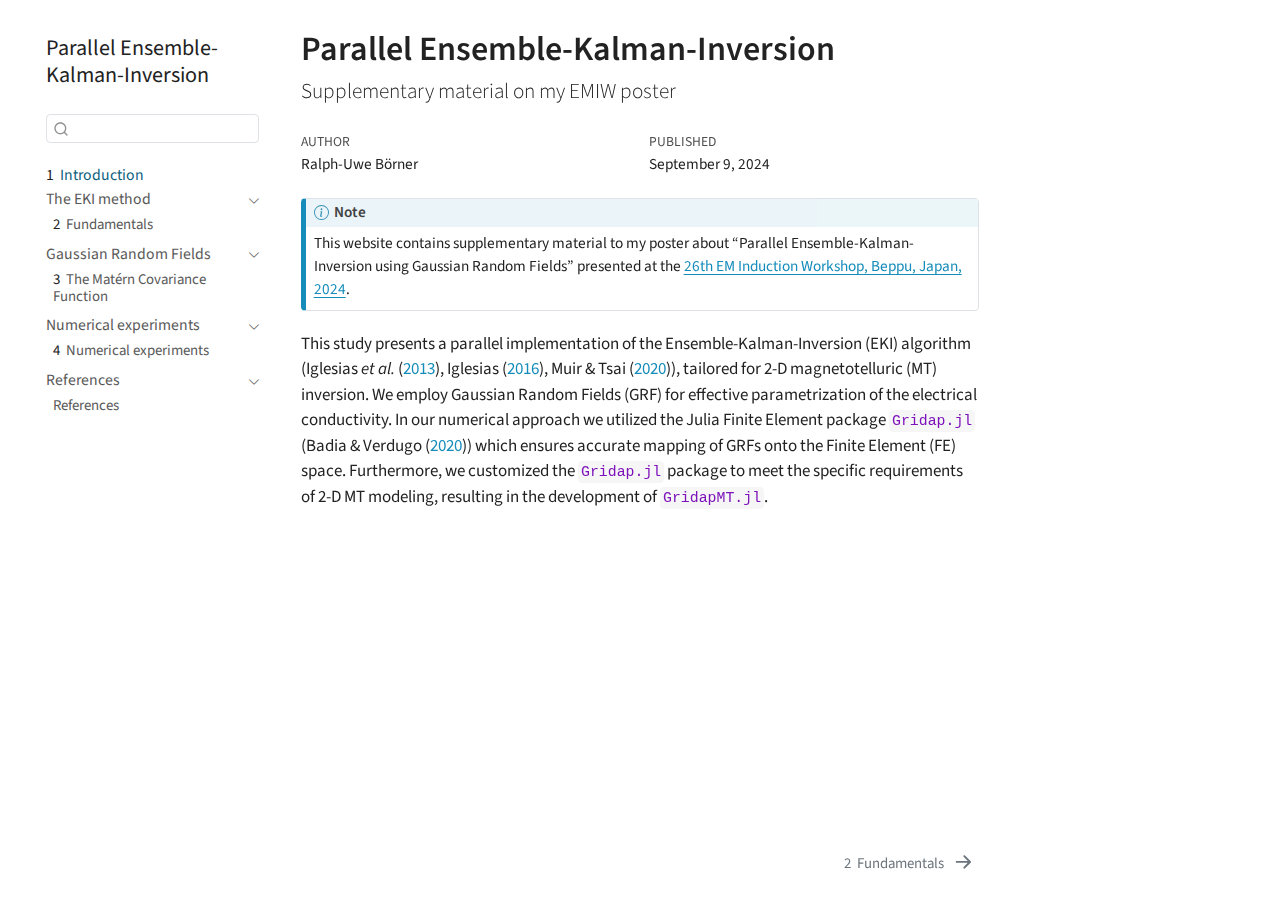
<file: index.html>
<!DOCTYPE html>
<html xmlns="http://www.w3.org/1999/xhtml" lang="en" xml:lang="en"><head>

<meta charset="utf-8">
<meta name="generator" content="quarto-1.5.57">

<meta name="viewport" content="width=device-width, initial-scale=1.0, user-scalable=yes">

<meta name="author" content="Ralph-Uwe Börner">
<meta name="dcterms.date" content="2024-09-09">

<title>Parallel Ensemble-Kalman-Inversion</title>
<style>
code{white-space: pre-wrap;}
span.smallcaps{font-variant: small-caps;}
div.columns{display: flex; gap: min(4vw, 1.5em);}
div.column{flex: auto; overflow-x: auto;}
div.hanging-indent{margin-left: 1.5em; text-indent: -1.5em;}
ul.task-list{list-style: none;}
ul.task-list li input[type="checkbox"] {
  width: 0.8em;
  margin: 0 0.8em 0.2em -1em; /* quarto-specific, see https://github.com/quarto-dev/quarto-cli/issues/4556 */ 
  vertical-align: middle;
}
/* CSS for citations */
div.csl-bib-body { }
div.csl-entry {
  clear: both;
  margin-bottom: 0em;
}
.hanging-indent div.csl-entry {
  margin-left:2em;
  text-indent:-2em;
}
div.csl-left-margin {
  min-width:2em;
  float:left;
}
div.csl-right-inline {
  margin-left:2em;
  padding-left:1em;
}
div.csl-indent {
  margin-left: 2em;
}</style>


<script src="site_libs/quarto-nav/quarto-nav.js"></script>
<script src="site_libs/quarto-nav/headroom.min.js"></script>
<script src="site_libs/clipboard/clipboard.min.js"></script>
<script src="site_libs/quarto-search/autocomplete.umd.js"></script>
<script src="site_libs/quarto-search/fuse.min.js"></script>
<script src="site_libs/quarto-search/quarto-search.js"></script>
<meta name="quarto:offset" content="./">
<link href="./eki.html" rel="next">
<script src="site_libs/quarto-html/quarto.js"></script>
<script src="site_libs/quarto-html/popper.min.js"></script>
<script src="site_libs/quarto-html/tippy.umd.min.js"></script>
<script src="site_libs/quarto-html/anchor.min.js"></script>
<link href="site_libs/quarto-html/tippy.css" rel="stylesheet">
<link href="site_libs/quarto-html/quarto-syntax-highlighting.css" rel="stylesheet" id="quarto-text-highlighting-styles">
<script src="site_libs/bootstrap/bootstrap.min.js"></script>
<link href="site_libs/bootstrap/bootstrap-icons.css" rel="stylesheet">
<link href="site_libs/bootstrap/bootstrap.min.css" rel="stylesheet" id="quarto-bootstrap" data-mode="light">
<script id="quarto-search-options" type="application/json">{
  "location": "sidebar",
  "copy-button": false,
  "collapse-after": 3,
  "panel-placement": "start",
  "type": "textbox",
  "limit": 50,
  "keyboard-shortcut": [
    "f",
    "/",
    "s"
  ],
  "show-item-context": false,
  "language": {
    "search-no-results-text": "No results",
    "search-matching-documents-text": "matching documents",
    "search-copy-link-title": "Copy link to search",
    "search-hide-matches-text": "Hide additional matches",
    "search-more-match-text": "more match in this document",
    "search-more-matches-text": "more matches in this document",
    "search-clear-button-title": "Clear",
    "search-text-placeholder": "",
    "search-detached-cancel-button-title": "Cancel",
    "search-submit-button-title": "Submit",
    "search-label": "Search"
  }
}</script>
<script>
window.MathJax = {
  loader: {
    load: ['[tex]/physics']
  },
  tex: {
    packages: {'[+]': ['physics']}
  }
};
</script>


<link rel="stylesheet" href="styles.css">
</head>

<body class="nav-sidebar floating">

<div id="quarto-search-results"></div>
  <header id="quarto-header" class="headroom fixed-top">
  <nav class="quarto-secondary-nav">
    <div class="container-fluid d-flex">
      <button type="button" class="quarto-btn-toggle btn" data-bs-toggle="collapse" role="button" data-bs-target=".quarto-sidebar-collapse-item" aria-controls="quarto-sidebar" aria-expanded="false" aria-label="Toggle sidebar navigation" onclick="if (window.quartoToggleHeadroom) { window.quartoToggleHeadroom(); }">
        <i class="bi bi-layout-text-sidebar-reverse"></i>
      </button>
        <nav class="quarto-page-breadcrumbs" aria-label="breadcrumb"><ol class="breadcrumb"><li class="breadcrumb-item"><a href="./index.html"><span class="chapter-number">1</span>&nbsp; <span class="chapter-title">Introduction</span></a></li></ol></nav>
        <a class="flex-grow-1" role="navigation" data-bs-toggle="collapse" data-bs-target=".quarto-sidebar-collapse-item" aria-controls="quarto-sidebar" aria-expanded="false" aria-label="Toggle sidebar navigation" onclick="if (window.quartoToggleHeadroom) { window.quartoToggleHeadroom(); }">      
        </a>
      <button type="button" class="btn quarto-search-button" aria-label="Search" onclick="window.quartoOpenSearch();">
        <i class="bi bi-search"></i>
      </button>
    </div>
  </nav>
</header>
<!-- content -->
<div id="quarto-content" class="quarto-container page-columns page-rows-contents page-layout-article">
<!-- sidebar -->
  <nav id="quarto-sidebar" class="sidebar collapse collapse-horizontal quarto-sidebar-collapse-item sidebar-navigation floating overflow-auto">
    <div class="pt-lg-2 mt-2 text-left sidebar-header">
    <div class="sidebar-title mb-0 py-0">
      <a href="./">Parallel Ensemble-Kalman-Inversion</a> 
    </div>
      </div>
        <div class="mt-2 flex-shrink-0 align-items-center">
        <div class="sidebar-search">
        <div id="quarto-search" class="" title="Search"></div>
        </div>
        </div>
    <div class="sidebar-menu-container"> 
    <ul class="list-unstyled mt-1">
        <li class="sidebar-item">
  <div class="sidebar-item-container"> 
  <a href="./index.html" class="sidebar-item-text sidebar-link active">
 <span class="menu-text"><span class="chapter-number">1</span>&nbsp; <span class="chapter-title">Introduction</span></span></a>
  </div>
</li>
        <li class="sidebar-item sidebar-item-section">
      <div class="sidebar-item-container"> 
            <a class="sidebar-item-text sidebar-link text-start" data-bs-toggle="collapse" data-bs-target="#quarto-sidebar-section-1" role="navigation" aria-expanded="true">
 <span class="menu-text">The EKI method</span></a>
          <a class="sidebar-item-toggle text-start" data-bs-toggle="collapse" data-bs-target="#quarto-sidebar-section-1" role="navigation" aria-expanded="true" aria-label="Toggle section">
            <i class="bi bi-chevron-right ms-2"></i>
          </a> 
      </div>
      <ul id="quarto-sidebar-section-1" class="collapse list-unstyled sidebar-section depth1 show">  
          <li class="sidebar-item">
  <div class="sidebar-item-container"> 
  <a href="./eki.html" class="sidebar-item-text sidebar-link">
 <span class="menu-text"><span class="chapter-number">2</span>&nbsp; <span class="chapter-title">Fundamentals</span></span></a>
  </div>
</li>
      </ul>
  </li>
        <li class="sidebar-item sidebar-item-section">
      <div class="sidebar-item-container"> 
            <a class="sidebar-item-text sidebar-link text-start" data-bs-toggle="collapse" data-bs-target="#quarto-sidebar-section-2" role="navigation" aria-expanded="true">
 <span class="menu-text">Gaussian Random Fields</span></a>
          <a class="sidebar-item-toggle text-start" data-bs-toggle="collapse" data-bs-target="#quarto-sidebar-section-2" role="navigation" aria-expanded="true" aria-label="Toggle section">
            <i class="bi bi-chevron-right ms-2"></i>
          </a> 
      </div>
      <ul id="quarto-sidebar-section-2" class="collapse list-unstyled sidebar-section depth1 show">  
          <li class="sidebar-item">
  <div class="sidebar-item-container"> 
  <a href="./grf.html" class="sidebar-item-text sidebar-link">
 <span class="menu-text"><span class="chapter-number">3</span>&nbsp; <span class="chapter-title">The Matérn Covariance Function</span></span></a>
  </div>
</li>
      </ul>
  </li>
        <li class="sidebar-item sidebar-item-section">
      <div class="sidebar-item-container"> 
            <a class="sidebar-item-text sidebar-link text-start" data-bs-toggle="collapse" data-bs-target="#quarto-sidebar-section-3" role="navigation" aria-expanded="true">
 <span class="menu-text">Numerical experiments</span></a>
          <a class="sidebar-item-toggle text-start" data-bs-toggle="collapse" data-bs-target="#quarto-sidebar-section-3" role="navigation" aria-expanded="true" aria-label="Toggle section">
            <i class="bi bi-chevron-right ms-2"></i>
          </a> 
      </div>
      <ul id="quarto-sidebar-section-3" class="collapse list-unstyled sidebar-section depth1 show">  
          <li class="sidebar-item">
  <div class="sidebar-item-container"> 
  <a href="./experiments.html" class="sidebar-item-text sidebar-link">
 <span class="menu-text"><span class="chapter-number">4</span>&nbsp; <span class="chapter-title">Numerical experiments</span></span></a>
  </div>
</li>
      </ul>
  </li>
        <li class="sidebar-item sidebar-item-section">
      <div class="sidebar-item-container"> 
            <a class="sidebar-item-text sidebar-link text-start" data-bs-toggle="collapse" data-bs-target="#quarto-sidebar-section-4" role="navigation" aria-expanded="true">
 <span class="menu-text">References</span></a>
          <a class="sidebar-item-toggle text-start" data-bs-toggle="collapse" data-bs-target="#quarto-sidebar-section-4" role="navigation" aria-expanded="true" aria-label="Toggle section">
            <i class="bi bi-chevron-right ms-2"></i>
          </a> 
      </div>
      <ul id="quarto-sidebar-section-4" class="collapse list-unstyled sidebar-section depth1 show">  
          <li class="sidebar-item">
  <div class="sidebar-item-container"> 
  <a href="./references.html" class="sidebar-item-text sidebar-link">
 <span class="menu-text">References</span></a>
  </div>
</li>
      </ul>
  </li>
    </ul>
    </div>
</nav>
<div id="quarto-sidebar-glass" class="quarto-sidebar-collapse-item" data-bs-toggle="collapse" data-bs-target=".quarto-sidebar-collapse-item"></div>
<!-- margin-sidebar -->
    <div id="quarto-margin-sidebar" class="sidebar margin-sidebar zindex-bottom">
        
    </div>
<!-- main -->
<main class="content" id="quarto-document-content">

<header id="title-block-header" class="quarto-title-block default">
<div class="quarto-title">
<h1 class="title">Parallel Ensemble-Kalman-Inversion</h1>
<p class="subtitle lead">Supplementary material on my EMIW poster</p>
</div>



<div class="quarto-title-meta">

    <div>
    <div class="quarto-title-meta-heading">Author</div>
    <div class="quarto-title-meta-contents">
             <p>Ralph-Uwe Börner </p>
          </div>
  </div>
    
    <div>
    <div class="quarto-title-meta-heading">Published</div>
    <div class="quarto-title-meta-contents">
      <p class="date">September 9, 2024</p>
    </div>
  </div>
  
    
  </div>
  


</header>


<div class="callout callout-style-default callout-note callout-titled">
<div class="callout-header d-flex align-content-center">
<div class="callout-icon-container">
<i class="callout-icon"></i>
</div>
<div class="callout-title-container flex-fill">
Note
</div>
</div>
<div class="callout-body-container callout-body">
<p>This website contains supplementary material to my poster about “Parallel Ensemble-Kalman-Inversion using Gaussian Random Fields” presented at the <a href="https://www.emiw.org/emiw2024/">26th EM Induction Workshop, Beppu, Japan, 2024</a>.</p>
</div>
</div>
<p>This study presents a parallel implementation of the Ensemble-Kalman-Inversion (EKI) algorithm (<span class="citation" data-cites="iglesias2013">Iglesias <em>et al.</em> (<a href="references.html#ref-iglesias2013" role="doc-biblioref">2013</a>)</span>, <span class="citation" data-cites="iglesias2016">Iglesias (<a href="references.html#ref-iglesias2016" role="doc-biblioref">2016</a>)</span>, <span class="citation" data-cites="muir2020">Muir &amp; Tsai (<a href="references.html#ref-muir2020" role="doc-biblioref">2020</a>)</span>), tailored for 2-D magnetotelluric (MT) inversion. We employ Gaussian Random Fields (GRF) for effective parametrization of the electrical conductivity. In our numerical approach we utilized the Julia Finite Element package <code>Gridap.jl</code> (<span class="citation" data-cites="badia2020">Badia &amp; Verdugo (<a href="references.html#ref-badia2020" role="doc-biblioref">2020</a>)</span>) which ensures accurate mapping of GRFs onto the Finite Element (FE) space. Furthermore, we customized the <code>Gridap.jl</code> package to meet the specific requirements of 2-D MT modeling, resulting in the development of <code>GridapMT.jl</code>.</p>


<div id="refs" class="references csl-bib-body hanging-indent" data-entry-spacing="0" data-line-spacing="2" role="list" style="display: none">
<div id="ref-badia2020" class="csl-entry" role="listitem">
Badia, S. &amp; Verdugo, F., 2020. Gridap: <span>An</span> extensible <span>Finite Element</span> toolbox in <span>Julia</span>. <em>JOSS</em>, <strong>5</strong>, 2520. doi:<a href="https://doi.org/10.21105/joss.02520">10.21105/joss.02520</a>
</div>
<div id="ref-iglesias2016" class="csl-entry" role="listitem">
Iglesias, M.A., 2016. A regularizing iterative ensemble <span>Kalman</span> method for <span class="nocase">PDE-constrained</span> inverse problems. <em>Inverse Problems</em>, <strong>32</strong>, 025002. doi:<a href="https://doi.org/10.1088/0266-5611/32/2/025002">10.1088/0266-5611/32/2/025002</a>
</div>
<div id="ref-iglesias2013" class="csl-entry" role="listitem">
Iglesias, M.A., Law, K.J.H. &amp; Stuart, A.M., 2013. Ensemble kalman methods for inverse problems. <em>Inverse Problems</em>, <strong>29</strong>, 045001. doi:<a href="https://doi.org/10.1088/0266-5611/29/4/045001">10.1088/0266-5611/29/4/045001</a>
</div>
<div id="ref-muir2020" class="csl-entry" role="listitem">
Muir, J.B. &amp; Tsai, V.C., 2020. Geometric and level set tomography using ensemble <span>Kalman</span> inversion. <em>Geophysical Journal International</em>, <strong>220</strong>, 967–980. doi:<a href="https://doi.org/10.1093/gji/ggz472">10.1093/gji/ggz472</a>
</div>
</div>

</main> <!-- /main -->
<script id="quarto-html-after-body" type="application/javascript">
window.document.addEventListener("DOMContentLoaded", function (event) {
  const toggleBodyColorMode = (bsSheetEl) => {
    const mode = bsSheetEl.getAttribute("data-mode");
    const bodyEl = window.document.querySelector("body");
    if (mode === "dark") {
      bodyEl.classList.add("quarto-dark");
      bodyEl.classList.remove("quarto-light");
    } else {
      bodyEl.classList.add("quarto-light");
      bodyEl.classList.remove("quarto-dark");
    }
  }
  const toggleBodyColorPrimary = () => {
    const bsSheetEl = window.document.querySelector("link#quarto-bootstrap");
    if (bsSheetEl) {
      toggleBodyColorMode(bsSheetEl);
    }
  }
  toggleBodyColorPrimary();  
  const icon = "";
  const anchorJS = new window.AnchorJS();
  anchorJS.options = {
    placement: 'right',
    icon: icon
  };
  anchorJS.add('.anchored');
  const isCodeAnnotation = (el) => {
    for (const clz of el.classList) {
      if (clz.startsWith('code-annotation-')) {                     
        return true;
      }
    }
    return false;
  }
  const onCopySuccess = function(e) {
    // button target
    const button = e.trigger;
    // don't keep focus
    button.blur();
    // flash "checked"
    button.classList.add('code-copy-button-checked');
    var currentTitle = button.getAttribute("title");
    button.setAttribute("title", "Copied!");
    let tooltip;
    if (window.bootstrap) {
      button.setAttribute("data-bs-toggle", "tooltip");
      button.setAttribute("data-bs-placement", "left");
      button.setAttribute("data-bs-title", "Copied!");
      tooltip = new bootstrap.Tooltip(button, 
        { trigger: "manual", 
          customClass: "code-copy-button-tooltip",
          offset: [0, -8]});
      tooltip.show();    
    }
    setTimeout(function() {
      if (tooltip) {
        tooltip.hide();
        button.removeAttribute("data-bs-title");
        button.removeAttribute("data-bs-toggle");
        button.removeAttribute("data-bs-placement");
      }
      button.setAttribute("title", currentTitle);
      button.classList.remove('code-copy-button-checked');
    }, 1000);
    // clear code selection
    e.clearSelection();
  }
  const getTextToCopy = function(trigger) {
      const codeEl = trigger.previousElementSibling.cloneNode(true);
      for (const childEl of codeEl.children) {
        if (isCodeAnnotation(childEl)) {
          childEl.remove();
        }
      }
      return codeEl.innerText;
  }
  const clipboard = new window.ClipboardJS('.code-copy-button:not([data-in-quarto-modal])', {
    text: getTextToCopy
  });
  clipboard.on('success', onCopySuccess);
  if (window.document.getElementById('quarto-embedded-source-code-modal')) {
    // For code content inside modals, clipBoardJS needs to be initialized with a container option
    // TODO: Check when it could be a function (https://github.com/zenorocha/clipboard.js/issues/860)
    const clipboardModal = new window.ClipboardJS('.code-copy-button[data-in-quarto-modal]', {
      text: getTextToCopy,
      container: window.document.getElementById('quarto-embedded-source-code-modal')
    });
    clipboardModal.on('success', onCopySuccess);
  }
    var localhostRegex = new RegExp(/^(?:http|https):\/\/localhost\:?[0-9]*\//);
    var mailtoRegex = new RegExp(/^mailto:/);
      var filterRegex = new RegExp('/' + window.location.host + '/');
    var isInternal = (href) => {
        return filterRegex.test(href) || localhostRegex.test(href) || mailtoRegex.test(href);
    }
    // Inspect non-navigation links and adorn them if external
 	var links = window.document.querySelectorAll('a[href]:not(.nav-link):not(.navbar-brand):not(.toc-action):not(.sidebar-link):not(.sidebar-item-toggle):not(.pagination-link):not(.no-external):not([aria-hidden]):not(.dropdown-item):not(.quarto-navigation-tool):not(.about-link)');
    for (var i=0; i<links.length; i++) {
      const link = links[i];
      if (!isInternal(link.href)) {
        // undo the damage that might have been done by quarto-nav.js in the case of
        // links that we want to consider external
        if (link.dataset.originalHref !== undefined) {
          link.href = link.dataset.originalHref;
        }
      }
    }
  function tippyHover(el, contentFn, onTriggerFn, onUntriggerFn) {
    const config = {
      allowHTML: true,
      maxWidth: 500,
      delay: 100,
      arrow: false,
      appendTo: function(el) {
          return el.parentElement;
      },
      interactive: true,
      interactiveBorder: 10,
      theme: 'quarto',
      placement: 'bottom-start',
    };
    if (contentFn) {
      config.content = contentFn;
    }
    if (onTriggerFn) {
      config.onTrigger = onTriggerFn;
    }
    if (onUntriggerFn) {
      config.onUntrigger = onUntriggerFn;
    }
    window.tippy(el, config); 
  }
  const noterefs = window.document.querySelectorAll('a[role="doc-noteref"]');
  for (var i=0; i<noterefs.length; i++) {
    const ref = noterefs[i];
    tippyHover(ref, function() {
      // use id or data attribute instead here
      let href = ref.getAttribute('data-footnote-href') || ref.getAttribute('href');
      try { href = new URL(href).hash; } catch {}
      const id = href.replace(/^#\/?/, "");
      const note = window.document.getElementById(id);
      if (note) {
        return note.innerHTML;
      } else {
        return "";
      }
    });
  }
  const xrefs = window.document.querySelectorAll('a.quarto-xref');
  const processXRef = (id, note) => {
    // Strip column container classes
    const stripColumnClz = (el) => {
      el.classList.remove("page-full", "page-columns");
      if (el.children) {
        for (const child of el.children) {
          stripColumnClz(child);
        }
      }
    }
    stripColumnClz(note)
    if (id === null || id.startsWith('sec-')) {
      // Special case sections, only their first couple elements
      const container = document.createElement("div");
      if (note.children && note.children.length > 2) {
        container.appendChild(note.children[0].cloneNode(true));
        for (let i = 1; i < note.children.length; i++) {
          const child = note.children[i];
          if (child.tagName === "P" && child.innerText === "") {
            continue;
          } else {
            container.appendChild(child.cloneNode(true));
            break;
          }
        }
        if (window.Quarto?.typesetMath) {
          window.Quarto.typesetMath(container);
        }
        return container.innerHTML
      } else {
        if (window.Quarto?.typesetMath) {
          window.Quarto.typesetMath(note);
        }
        return note.innerHTML;
      }
    } else {
      // Remove any anchor links if they are present
      const anchorLink = note.querySelector('a.anchorjs-link');
      if (anchorLink) {
        anchorLink.remove();
      }
      if (window.Quarto?.typesetMath) {
        window.Quarto.typesetMath(note);
      }
      // TODO in 1.5, we should make sure this works without a callout special case
      if (note.classList.contains("callout")) {
        return note.outerHTML;
      } else {
        return note.innerHTML;
      }
    }
  }
  for (var i=0; i<xrefs.length; i++) {
    const xref = xrefs[i];
    tippyHover(xref, undefined, function(instance) {
      instance.disable();
      let url = xref.getAttribute('href');
      let hash = undefined; 
      if (url.startsWith('#')) {
        hash = url;
      } else {
        try { hash = new URL(url).hash; } catch {}
      }
      if (hash) {
        const id = hash.replace(/^#\/?/, "");
        const note = window.document.getElementById(id);
        if (note !== null) {
          try {
            const html = processXRef(id, note.cloneNode(true));
            instance.setContent(html);
          } finally {
            instance.enable();
            instance.show();
          }
        } else {
          // See if we can fetch this
          fetch(url.split('#')[0])
          .then(res => res.text())
          .then(html => {
            const parser = new DOMParser();
            const htmlDoc = parser.parseFromString(html, "text/html");
            const note = htmlDoc.getElementById(id);
            if (note !== null) {
              const html = processXRef(id, note);
              instance.setContent(html);
            } 
          }).finally(() => {
            instance.enable();
            instance.show();
          });
        }
      } else {
        // See if we can fetch a full url (with no hash to target)
        // This is a special case and we should probably do some content thinning / targeting
        fetch(url)
        .then(res => res.text())
        .then(html => {
          const parser = new DOMParser();
          const htmlDoc = parser.parseFromString(html, "text/html");
          const note = htmlDoc.querySelector('main.content');
          if (note !== null) {
            // This should only happen for chapter cross references
            // (since there is no id in the URL)
            // remove the first header
            if (note.children.length > 0 && note.children[0].tagName === "HEADER") {
              note.children[0].remove();
            }
            const html = processXRef(null, note);
            instance.setContent(html);
          } 
        }).finally(() => {
          instance.enable();
          instance.show();
        });
      }
    }, function(instance) {
    });
  }
      let selectedAnnoteEl;
      const selectorForAnnotation = ( cell, annotation) => {
        let cellAttr = 'data-code-cell="' + cell + '"';
        let lineAttr = 'data-code-annotation="' +  annotation + '"';
        const selector = 'span[' + cellAttr + '][' + lineAttr + ']';
        return selector;
      }
      const selectCodeLines = (annoteEl) => {
        const doc = window.document;
        const targetCell = annoteEl.getAttribute("data-target-cell");
        const targetAnnotation = annoteEl.getAttribute("data-target-annotation");
        const annoteSpan = window.document.querySelector(selectorForAnnotation(targetCell, targetAnnotation));
        const lines = annoteSpan.getAttribute("data-code-lines").split(",");
        const lineIds = lines.map((line) => {
          return targetCell + "-" + line;
        })
        let top = null;
        let height = null;
        let parent = null;
        if (lineIds.length > 0) {
            //compute the position of the single el (top and bottom and make a div)
            const el = window.document.getElementById(lineIds[0]);
            top = el.offsetTop;
            height = el.offsetHeight;
            parent = el.parentElement.parentElement;
          if (lineIds.length > 1) {
            const lastEl = window.document.getElementById(lineIds[lineIds.length - 1]);
            const bottom = lastEl.offsetTop + lastEl.offsetHeight;
            height = bottom - top;
          }
          if (top !== null && height !== null && parent !== null) {
            // cook up a div (if necessary) and position it 
            let div = window.document.getElementById("code-annotation-line-highlight");
            if (div === null) {
              div = window.document.createElement("div");
              div.setAttribute("id", "code-annotation-line-highlight");
              div.style.position = 'absolute';
              parent.appendChild(div);
            }
            div.style.top = top - 2 + "px";
            div.style.height = height + 4 + "px";
            div.style.left = 0;
            let gutterDiv = window.document.getElementById("code-annotation-line-highlight-gutter");
            if (gutterDiv === null) {
              gutterDiv = window.document.createElement("div");
              gutterDiv.setAttribute("id", "code-annotation-line-highlight-gutter");
              gutterDiv.style.position = 'absolute';
              const codeCell = window.document.getElementById(targetCell);
              const gutter = codeCell.querySelector('.code-annotation-gutter');
              gutter.appendChild(gutterDiv);
            }
            gutterDiv.style.top = top - 2 + "px";
            gutterDiv.style.height = height + 4 + "px";
          }
          selectedAnnoteEl = annoteEl;
        }
      };
      const unselectCodeLines = () => {
        const elementsIds = ["code-annotation-line-highlight", "code-annotation-line-highlight-gutter"];
        elementsIds.forEach((elId) => {
          const div = window.document.getElementById(elId);
          if (div) {
            div.remove();
          }
        });
        selectedAnnoteEl = undefined;
      };
        // Handle positioning of the toggle
    window.addEventListener(
      "resize",
      throttle(() => {
        elRect = undefined;
        if (selectedAnnoteEl) {
          selectCodeLines(selectedAnnoteEl);
        }
      }, 10)
    );
    function throttle(fn, ms) {
    let throttle = false;
    let timer;
      return (...args) => {
        if(!throttle) { // first call gets through
            fn.apply(this, args);
            throttle = true;
        } else { // all the others get throttled
            if(timer) clearTimeout(timer); // cancel #2
            timer = setTimeout(() => {
              fn.apply(this, args);
              timer = throttle = false;
            }, ms);
        }
      };
    }
      // Attach click handler to the DT
      const annoteDls = window.document.querySelectorAll('dt[data-target-cell]');
      for (const annoteDlNode of annoteDls) {
        annoteDlNode.addEventListener('click', (event) => {
          const clickedEl = event.target;
          if (clickedEl !== selectedAnnoteEl) {
            unselectCodeLines();
            const activeEl = window.document.querySelector('dt[data-target-cell].code-annotation-active');
            if (activeEl) {
              activeEl.classList.remove('code-annotation-active');
            }
            selectCodeLines(clickedEl);
            clickedEl.classList.add('code-annotation-active');
          } else {
            // Unselect the line
            unselectCodeLines();
            clickedEl.classList.remove('code-annotation-active');
          }
        });
      }
  const findCites = (el) => {
    const parentEl = el.parentElement;
    if (parentEl) {
      const cites = parentEl.dataset.cites;
      if (cites) {
        return {
          el,
          cites: cites.split(' ')
        };
      } else {
        return findCites(el.parentElement)
      }
    } else {
      return undefined;
    }
  };
  var bibliorefs = window.document.querySelectorAll('a[role="doc-biblioref"]');
  for (var i=0; i<bibliorefs.length; i++) {
    const ref = bibliorefs[i];
    const citeInfo = findCites(ref);
    if (citeInfo) {
      tippyHover(citeInfo.el, function() {
        var popup = window.document.createElement('div');
        citeInfo.cites.forEach(function(cite) {
          var citeDiv = window.document.createElement('div');
          citeDiv.classList.add('hanging-indent');
          citeDiv.classList.add('csl-entry');
          var biblioDiv = window.document.getElementById('ref-' + cite);
          if (biblioDiv) {
            citeDiv.innerHTML = biblioDiv.innerHTML;
          }
          popup.appendChild(citeDiv);
        });
        return popup.innerHTML;
      });
    }
  }
});
</script>
<nav class="page-navigation">
  <div class="nav-page nav-page-previous">
  </div>
  <div class="nav-page nav-page-next">
      <a href="./eki.html" class="pagination-link" aria-label="Fundamentals">
        <span class="nav-page-text"><span class="chapter-number">2</span>&nbsp; <span class="chapter-title">Fundamentals</span></span> <i class="bi bi-arrow-right-short"></i>
      </a>
  </div>
</nav>
</div> <!-- /content -->




</body></html>
</file>
<file: site_libs/quarto-html/tippy.css>
.tippy-box[data-animation=fade][data-state=hidden]{opacity:0}[data-tippy-root]{max-width:calc(100vw - 10px)}.tippy-box{position:relative;background-color:#333;color:#fff;border-radius:4px;font-size:14px;line-height:1.4;white-space:normal;outline:0;transition-property:transform,visibility,opacity}.tippy-box[data-placement^=top]>.tippy-arrow{bottom:0}.tippy-box[data-placement^=top]>.tippy-arrow:before{bottom:-7px;left:0;border-width:8px 8px 0;border-top-color:initial;transform-origin:center top}.tippy-box[data-placement^=bottom]>.tippy-arrow{top:0}.tippy-box[data-placement^=bottom]>.tippy-arrow:before{top:-7px;left:0;border-width:0 8px 8px;border-bottom-color:initial;transform-origin:center bottom}.tippy-box[data-placement^=left]>.tippy-arrow{right:0}.tippy-box[data-placement^=left]>.tippy-arrow:before{border-width:8px 0 8px 8px;border-left-color:initial;right:-7px;transform-origin:center left}.tippy-box[data-placement^=right]>.tippy-arrow{left:0}.tippy-box[data-placement^=right]>.tippy-arrow:before{left:-7px;border-width:8px 8px 8px 0;border-right-color:initial;transform-origin:center right}.tippy-box[data-inertia][data-state=visible]{transition-timing-function:cubic-bezier(.54,1.5,.38,1.11)}.tippy-arrow{width:16px;height:16px;color:#333}.tippy-arrow:before{content:"";position:absolute;border-color:transparent;border-style:solid}.tippy-content{position:relative;padding:5px 9px;z-index:1}
</file>
<file: site_libs/quarto-html/quarto-syntax-highlighting.css>
/* quarto syntax highlight colors */
:root {
  --quarto-hl-ot-color: #003B4F;
  --quarto-hl-at-color: #657422;
  --quarto-hl-ss-color: #20794D;
  --quarto-hl-an-color: #5E5E5E;
  --quarto-hl-fu-color: #4758AB;
  --quarto-hl-st-color: #20794D;
  --quarto-hl-cf-color: #003B4F;
  --quarto-hl-op-color: #5E5E5E;
  --quarto-hl-er-color: #AD0000;
  --quarto-hl-bn-color: #AD0000;
  --quarto-hl-al-color: #AD0000;
  --quarto-hl-va-color: #111111;
  --quarto-hl-bu-color: inherit;
  --quarto-hl-ex-color: inherit;
  --quarto-hl-pp-color: #AD0000;
  --quarto-hl-in-color: #5E5E5E;
  --quarto-hl-vs-color: #20794D;
  --quarto-hl-wa-color: #5E5E5E;
  --quarto-hl-do-color: #5E5E5E;
  --quarto-hl-im-color: #00769E;
  --quarto-hl-ch-color: #20794D;
  --quarto-hl-dt-color: #AD0000;
  --quarto-hl-fl-color: #AD0000;
  --quarto-hl-co-color: #5E5E5E;
  --quarto-hl-cv-color: #5E5E5E;
  --quarto-hl-cn-color: #8f5902;
  --quarto-hl-sc-color: #5E5E5E;
  --quarto-hl-dv-color: #AD0000;
  --quarto-hl-kw-color: #003B4F;
}

/* other quarto variables */
:root {
  --quarto-font-monospace: SFMono-Regular, Menlo, Monaco, Consolas, "Liberation Mono", "Courier New", monospace;
}

pre > code.sourceCode > span {
  color: #003B4F;
}

code span {
  color: #003B4F;
}

code.sourceCode > span {
  color: #003B4F;
}

div.sourceCode,
div.sourceCode pre.sourceCode {
  color: #003B4F;
}

code span.ot {
  color: #003B4F;
  font-style: inherit;
}

code span.at {
  color: #657422;
  font-style: inherit;
}

code span.ss {
  color: #20794D;
  font-style: inherit;
}

code span.an {
  color: #5E5E5E;
  font-style: inherit;
}

code span.fu {
  color: #4758AB;
  font-style: inherit;
}

code span.st {
  color: #20794D;
  font-style: inherit;
}

code span.cf {
  color: #003B4F;
  font-weight: bold;
  font-style: inherit;
}

code span.op {
  color: #5E5E5E;
  font-style: inherit;
}

code span.er {
  color: #AD0000;
  font-style: inherit;
}

code span.bn {
  color: #AD0000;
  font-style: inherit;
}

code span.al {
  color: #AD0000;
  font-style: inherit;
}

code span.va {
  color: #111111;
  font-style: inherit;
}

code span.bu {
  font-style: inherit;
}

code span.ex {
  font-style: inherit;
}

code span.pp {
  color: #AD0000;
  font-style: inherit;
}

code span.in {
  color: #5E5E5E;
  font-style: inherit;
}

code span.vs {
  color: #20794D;
  font-style: inherit;
}

code span.wa {
  color: #5E5E5E;
  font-style: italic;
}

code span.do {
  color: #5E5E5E;
  font-style: italic;
}

code span.im {
  color: #00769E;
  font-style: inherit;
}

code span.ch {
  color: #20794D;
  font-style: inherit;
}

code span.dt {
  color: #AD0000;
  font-style: inherit;
}

code span.fl {
  color: #AD0000;
  font-style: inherit;
}

code span.co {
  color: #5E5E5E;
  font-style: inherit;
}

code span.cv {
  color: #5E5E5E;
  font-style: italic;
}

code span.cn {
  color: #8f5902;
  font-style: inherit;
}

code span.sc {
  color: #5E5E5E;
  font-style: inherit;
}

code span.dv {
  color: #AD0000;
  font-style: inherit;
}

code span.kw {
  color: #003B4F;
  font-weight: bold;
  font-style: inherit;
}

.prevent-inlining {
  content: "</";
}

/*# sourceMappingURL=debc5d5d77c3f9108843748ff7464032.css.map */
</file>
<file: styles.css>
/* css styles */
</file>
